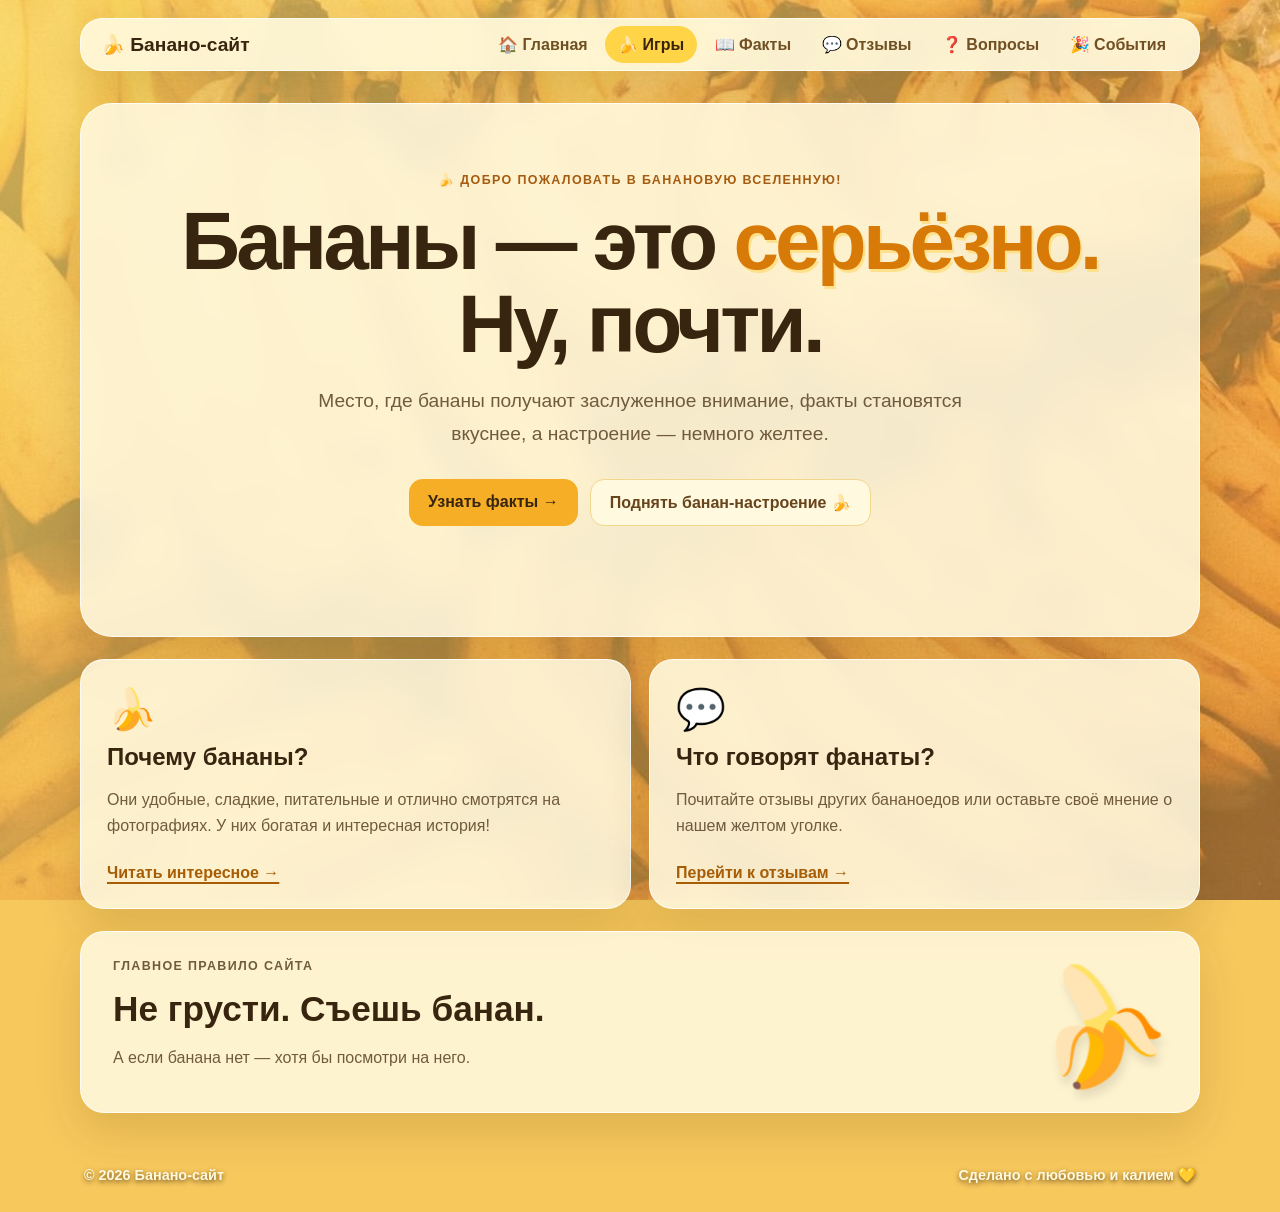
<file: index.html>
<!DOCTYPE html>
<html lang="ru">
<head>
  <meta charset="UTF-8">
  <meta name="viewport" content="width=device-width, initial-scale=1.0">
  <meta name="description" content="Банановый уголок — приветствие, забавные факты и банановое настроение.">
  <title>Банановый уголок 🍌</title>
  <link rel="stylesheet" href="style.css">
  <script src="script.js" defer></script>
</head>
<body class="home-page">
  <header class="site-header">
    <a class="logo" href="index.html" aria-label="На главную">🍌 Банано-сайт</a>
    <button class="menu-toggle" aria-label="Открыть меню" aria-expanded="false">☰</button>
    <nav class="nav-links" aria-label="Главная навигация">
         <div class="nav-inner">
        <a href="index.html" class="nav-link">🏠 Главная</a>
        <a href="games.html" class="nav-link active">🍌 Игры</a>
        <a href="facts.html" class="nav-link">📖 Факты</a>
        <a href="reviews.html" class="nav-link">💬 Отзывы</a>
        <a href="questions.html" class="nav-link">❓ Вопросы</a>
        <a href="ivents.html" class="nav-link">🎉 События</a>
    </div>
    </nav>
  </header>

  <main class="container">
    <section class="hero glass">
      <p class="eyebrow">🍌 Добро пожаловать в банановую вселенную!</p>
      <h1>Бананы — это <span>серьёзно.</span><br>Ну, почти.</h1>
      <p class="hero-text">Место, где бананы получают заслуженное внимание, факты становятся вкуснее, а настроение — немного желтее.</p>
      <div class="hero-actions">
        <a class="button button-primary" href="facts.html">Узнать факты →</a>
        <button class="button button-secondary" id="banana-joke" type="button">Поднять банан-настроение 🍌</button>
      </div>
      <p class="joke-output" id="joke-output" aria-live="polite"></p>
    </section>

    <section class="welcome-grid">
      <article class="info-card glass">
        <div class="big-emoji" aria-hidden="true">🍌</div>
        <h2>Почему бананы?</h2>
        <p>Они удобные, сладкие, питательные и отлично смотрятся на фотографиях. У них богатая и интересная история!</p>
        <a class="text-link" href="facts.html">Читать интересное →</a>
      </article>
      <article class="info-card glass">
        <div class="big-emoji" aria-hidden="true">💬</div>
        <h2>Что говорят фанаты?</h2>
        <p>Почитайте отзывы других бананоедов или оставьте своё мнение о нашем желтом уголке.</p>
        <a class="text-link" href="reviews.html">Перейти к отзывам →</a>
      </article>
    </section>

    <section class="banner glass">
      <div>
        <p class="eyebrow">Главное правило сайта</p>
        <h2>Не грусти. Съешь банан.</h2>
        <p>А если банана нет — хотя бы посмотри на него.</p>
      </div>
      <div class="banner-banana" aria-hidden="true">🍌</div>
    </section>
  </main>

  <footer class="site-footer">
    <span>© <span class="current-year"></span> Банано-сайт</span>
    <span>Сделано с любовью и калием 💛</span>
  </footer>
</body>
</html>
</file>
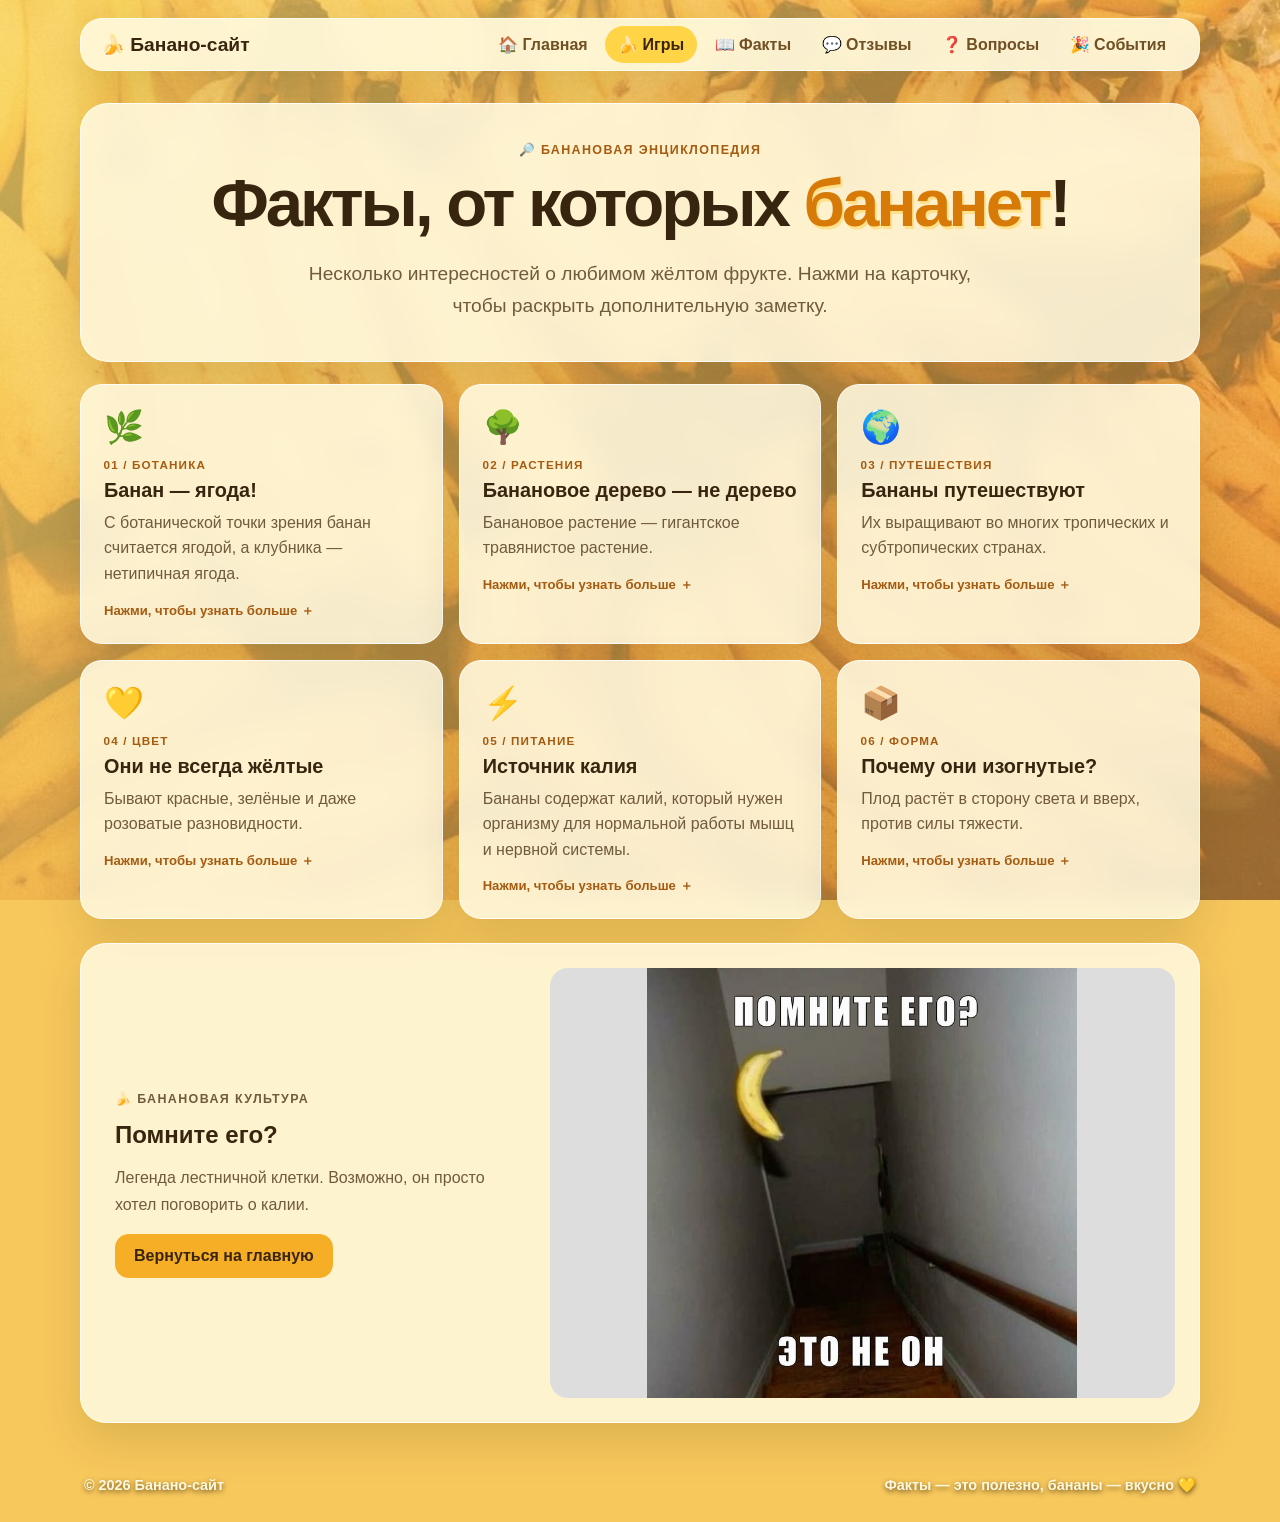
<file: facts.html>
<!DOCTYPE html>
<html lang="ru">
<head>
  <meta charset="UTF-8">
  <meta name="viewport" content="width=device-width, initial-scale=1.0">
  <meta name="description" content="Удивительные и забавные факты о бананах.">
  <title>Банановые факты 🍌</title>
  <link rel="stylesheet" href="style.css">
  <script src="script.js" defer></script>
</head>
<body class="facts-page">
  <header class="site-header">
    <a class="logo" href="index.html" aria-label="На главную">🍌 Банано-сайт</a>
    <button class="menu-toggle" aria-label="Открыть меню" aria-expanded="false">☰</button>
    <nav class="nav-links" aria-label="Главная навигация">
          <div class="nav-inner">
        <a href="index.html" class="nav-link">🏠 Главная</a>
        <a href="games.html" class="nav-link active">🍌 Игры</a>
        <a href="facts.html" class="nav-link">📖 Факты</a>
        <a href="reviews.html" class="nav-link">💬 Отзывы</a>
        <a href="questions.html" class="nav-link">❓ Вопросы</a>
        <a href="ivents.html" class="nav-link">🎉 События</a>
    </div>
    </nav>
  </header>

  <main class="container">
    <section class="page-heading glass">
      <p class="eyebrow">🔎 Банановая энциклопедия</p>
      <h1>Факты, от которых <span>бананет</span>!</h1>
      <p>Несколько интересностей о любимом жёлтом фрукте. Нажми на карточку, чтобы раскрыть дополнительную заметку.</p>
    </section>

    <section class="facts-grid" aria-label="Интересные факты о бананах">
      <button class="fact-card glass" type="button" aria-expanded="false">
        <span class="fact-icon">🌿</span><span class="fact-number">01 / Ботаника</span>
        <strong>Банан — ягода!</strong>
        <span class="fact-summary">С ботанической точки зрения банан считается ягодой, а клубника — нетипичная ягода.</span>
        <span class="fact-extra">Плод развивается из завязи цветка и обычно содержит семена, хотя у привычных культурных бананов они почти не развиты.</span>
        <span class="card-hint">Нажми, чтобы узнать больше ＋</span>
      </button>

      <button class="fact-card glass" type="button" aria-expanded="false">
        <span class="fact-icon">🌳</span><span class="fact-number">02 / Растения</span>
        <strong>Банановое дерево — не дерево</strong>
        <span class="fact-summary">Банановое растение — гигантское травянистое растение.</span>
        <span class="fact-extra">То, что выглядит как ствол, на самом деле образовано плотно прилегающими основаниями листьев. Вот такой ботанический обман!</span>
        <span class="card-hint">Нажми, чтобы узнать больше ＋</span>
      </button>

      <button class="fact-card glass" type="button" aria-expanded="false">
        <span class="fact-icon">🌍</span><span class="fact-number">03 / Путешествия</span>
        <strong>Бананы путешествуют</strong>
        <span class="fact-summary">Их выращивают во многих тропических и субтропических странах.</span>
        <span class="fact-extra">Бананы собирают зелёными и часто перевозят в таком виде, чтобы они дозрели по пути к магазинам.</span>
        <span class="card-hint">Нажми, чтобы узнать больше ＋</span>
      </button>

      <button class="fact-card glass" type="button" aria-expanded="false">
        <span class="fact-icon">💛</span><span class="fact-number">04 / Цвет</span>
        <strong>Они не всегда жёлтые</strong>
        <span class="fact-summary">Бывают красные, зелёные и даже розоватые разновидности.</span>
        <span class="fact-extra">Разные сорта отличаются размером, вкусом, цветом кожуры и тем, как их используют в готовке.</span>
        <span class="card-hint">Нажми, чтобы узнать больше ＋</span>
      </button>

      <button class="fact-card glass" type="button" aria-expanded="false">
        <span class="fact-icon">⚡</span><span class="fact-number">05 / Питание</span>
        <strong>Источник калия</strong>
        <span class="fact-summary">Бананы содержат калий, который нужен организму для нормальной работы мышц и нервной системы.</span>
        <span class="fact-extra">В бананах также есть углеводы, клетчатка и витамин B6. Но это не волшебная еда — важен разнообразный рацион.</span>
        <span class="card-hint">Нажми, чтобы узнать больше ＋</span>
      </button>

      <button class="fact-card glass" type="button" aria-expanded="false">
        <span class="fact-icon">📦</span><span class="fact-number">06 / Форма</span>
        <strong>Почему они изогнутые?</strong>
        <span class="fact-summary">Плод растёт в сторону света и вверх, против силы тяжести.</span>
        <span class="fact-extra">Этот процесс называют отрицательным геотропизмом. Поэтому бананы часто изгибаются по мере роста.</span>
        <span class="card-hint">Нажми, чтобы узнать больше ＋</span>
      </button>
    </section>

    <section class="meme-section glass">
      <div class="meme-copy">
        <p class="eyebrow">🍌 Банановая культура</p>
        <h2>Помните его?</h2>
        <p>Легенда лестничной клетки. Возможно, он просто хотел поговорить о калии.</p>
        <a class="button button-primary" href="index.html">Вернуться на главную</a>
      </div>
      <img class="meme-image" src="./assets/banana-meme.jpg" alt="Мем с бананом на лестнице">
    </section>
  </main>

  <footer class="site-footer">
    <span>© <span class="current-year"></span> Банано-сайт</span>
    <span>Факты — это полезно, бананы — вкусно 💛</span>
  </footer>
</body>
</html>
</file>
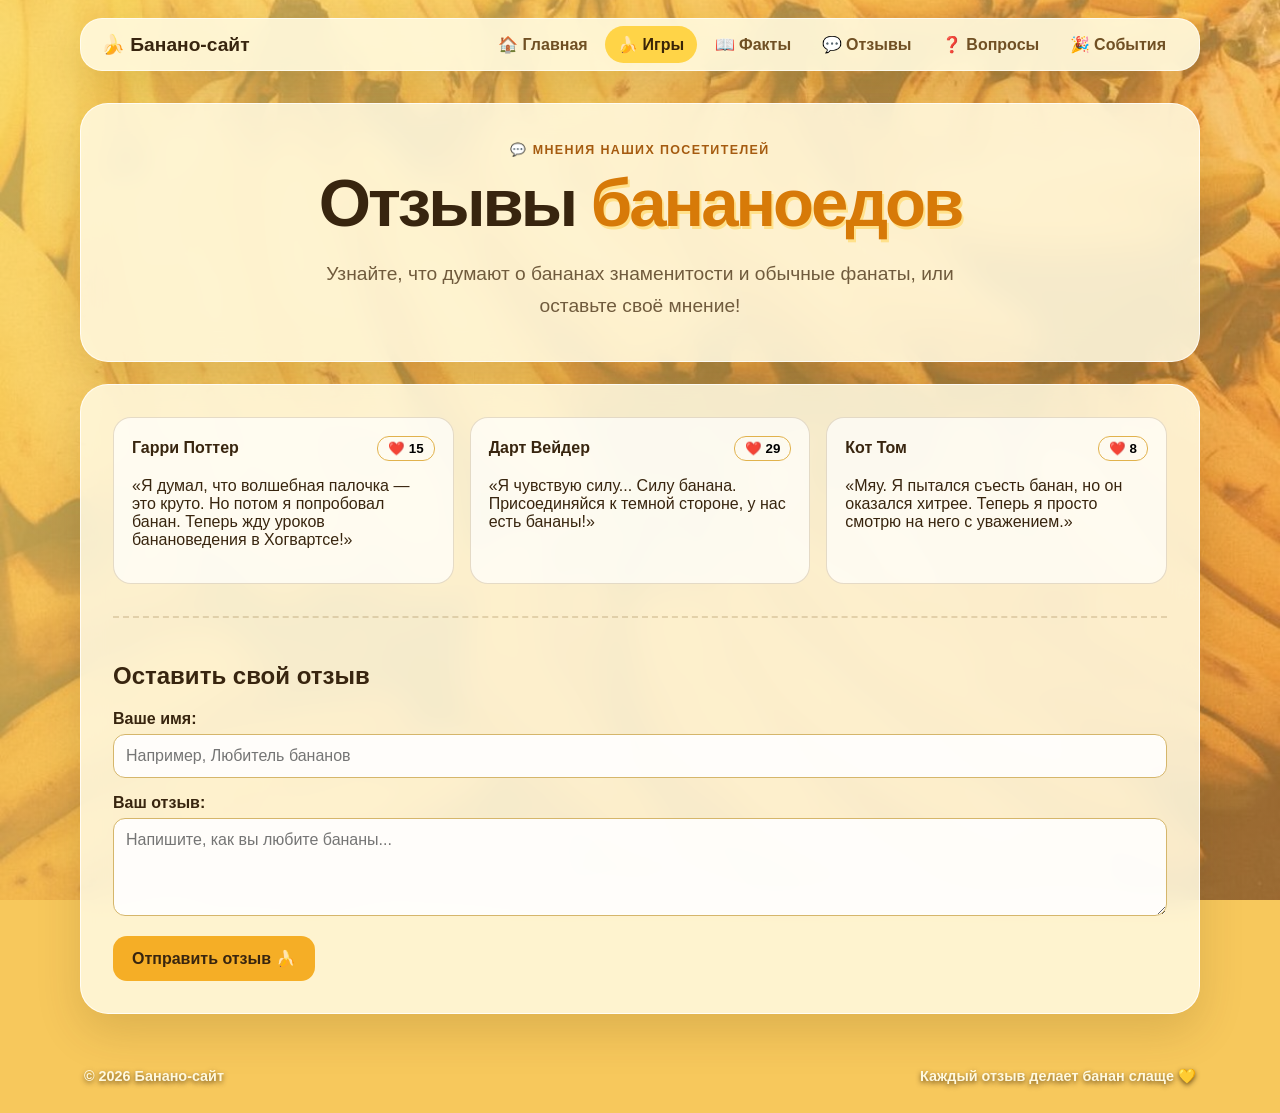
<file: reviews.html>
<!DOCTYPE html>
<html lang="ru">
<head>
  <meta charset="UTF-8">
  <meta name="viewport" content="width=device-width, initial-scale=1.0">
  <meta name="description" content="Отзывы бананофанатов.">
  <title>Отзывы — Банано-сайт 🍌</title>
  <link rel="stylesheet" href="style.css">
  <script src="script.js" defer></script>
</head>
<body class="reviews-page">
  <header class="site-header">
    <a class="logo" href="index.html" aria-label="На главную">🍌 Банано-сайт</a>
    <button class="menu-toggle" aria-label="Открыть меню" aria-expanded="false">☰</button>
    <nav class="nav-links" aria-label="Главная навигация">
          <div class="nav-inner">
        <a href="index.html" class="nav-link">🏠 Главная</a>
        <a href="games.html" class="nav-link active">🍌 Игры</a>
        <a href="facts.html" class="nav-link">📖 Факты</a>
        <a href="reviews.html" class="nav-link">💬 Отзывы</a>
        <a href="questions.html" class="nav-link">❓ Вопросы</a>
        <a href="ivents.html" class="nav-link">🎉 События</a>
    </div>
    </nav>
  </header>

  <main class="container">
    <section class="page-heading glass">
      <p class="eyebrow">💬 Мнения наших посетителей</p>
      <h1>Отзывы <span>бананоедов</span></h1>
      <p>Узнайте, что думают о бананах знаменитости и обычные фанаты, или оставьте своё мнение!</p>
    </section>

    <section class="reviews-section glass">
      <div id="reviews-list" class="reviews-grid">
        <article class="review-card">
          <div class="review-header">
            <strong>Гарри Поттер</strong>
            <button class="like-btn" type="button">❤️ <span class="like-count">15</span></button>
          </div>
          <p>«Я думал, что волшебная палочка — это круто. Но потом я попробовал банан. Теперь жду уроков банановедения в Хогвартсе!»</p>
        </article>

        <article class="review-card">
          <div class="review-header">
            <strong>Дарт Вейдер</strong>
            <button class="like-btn" type="button">❤️ <span class="like-count">29</span></button>
          </div>
          <p>«Я чувствую силу... Силу банана. Присоединяйся к темной стороне, у нас есть бананы!»</p>
        </article>

        <article class="review-card">
          <div class="review-header">
            <strong>Кот Том</strong>
            <button class="like-btn" type="button">❤️ <span class="like-count">8</span></button>
          </div>
          <p>«Мяу. Я пытался съесть банан, но он оказался хитрее. Теперь я просто смотрю на него с уважением.»</p>
        </article>
      </div>

      <div class="add-review-block">
        <h2>Оставить свой отзыв</h2>
        <form id="review-form">
          <div class="form-group">
            <label for="name">Ваше имя:</label>
            <input type="text" id="name" required placeholder="Например, Любитель бананов">
          </div>
          <div class="form-group">
            <label for="text">Ваш отзыв:</label>
            <textarea id="text" rows="4" required placeholder="Напишите, как вы любите бананы..."></textarea>
          </div>
          <button type="submit" class="button button-primary">Отправить отзыв 🍌</button>
        </form>
      </div>
    </section>
  </main>

  <footer class="site-footer">
    <span>© <span class="current-year"></span> Банано-сайт</span>
    <span>Каждый отзыв делает банан слаще 💛</span>
  </footer>
</body>
</html>
</file>
<file: style.css>
:root {
  --yellow: #ffd447;
  --yellow-light: #fff1a8;
  --orange: #ff9e3d;
  --ink: #38250f;
  --muted: #705b3d;
  --glass: rgba(255, 250, 224, .87);
  --border: rgba(111, 73, 16, .18);
  --shadow: 0 18px 45px rgba(75, 44, 4, .15);
}

* { box-sizing: border-box; }
html { scroll-behavior: smooth; }

body {
  margin: 0;
  min-height: 100vh;
  color: var(--ink);
  font-family: "Trebuchet MS", Arial, sans-serif;
  background-color: #f7c85c;
  background-image: linear-gradient(120deg, rgba(255, 217, 105, .74), rgba(255, 164, 63, .55)), url("./assets/bebe.jpg");
  background-size: cover;
  background-position: center;
  background-attachment: fixed;
}

a { color: inherit; }

.site-header {
  width: min(1120px, calc(100% - 36px));
  margin: 18px auto 32px;
  padding: 14px 20px;
  display: flex;
  align-items: center;
  justify-content: space-between;
  gap: 20px;
  background: rgba(255, 249, 220, .92);
  border: 1px solid rgba(255,255,255,.65);
  border-radius: 22px;
  box-shadow: var(--shadow);
  backdrop-filter: blur(12px);
}

.logo { font-weight: 900; text-decoration: none; font-size: 1.2rem; white-space: nowrap; }
.nav-links { display: flex; align-items: center; flex-wrap: wrap; gap: 8px; }
.nav-links a { padding: 10px 13px; border-radius: 999px; text-decoration: none; font-weight: 700; color: #705024; transition: .2s ease; }
.nav-links a:hover, .nav-links a.active { background: var(--yellow); color: #392408; }
.menu-toggle { display: none; border: 0; background: var(--yellow); border-radius: 12px; padding: 9px 12px; font-size: 1.2rem; cursor: pointer; }

.container { width: min(1120px, calc(100% - 36px)); margin: 0 auto; }
.glass { background: var(--glass); border: 1px solid rgba(255,255,255,.8); box-shadow: var(--shadow); backdrop-filter: blur(14px); }

.hero { padding: clamp(28px, 6vw, 68px); border-radius: 32px; text-align: center; }
.eyebrow { margin: 0 0 12px; text-transform: uppercase; letter-spacing: .11em; font-size: .78rem; font-weight: 900; color: #a55b10; }
h1 { font-size: clamp(2.4rem, 7vw, 5.1rem); letter-spacing: -.045em; line-height: 1.02; margin: 0 0 20px; }
h1 span { color: #d77a08; text-shadow: 2px 3px 0 #ffe18b; }
.hero-text, .page-heading > p:last-child { max-width: 680px; margin: 0 auto; font-size: clamp(1rem, 2vw, 1.2rem); line-height: 1.7; color: var(--muted); }

.hero-actions { display: flex; justify-content: center; flex-wrap: wrap; gap: 12px; margin-top: 28px; }
.button { display: inline-flex; align-items: center; justify-content: center; gap: 8px; border: 0; border-radius: 14px; padding: 13px 19px; font: inherit; font-weight: 800; text-decoration: none; cursor: pointer; transition: transform .2s, box-shadow .2s; }
.button:hover { transform: translateY(-3px); box-shadow: 0 9px 20px rgba(110, 65, 0, .16); }
.button-primary { background: #f5ae26; color: #38250f; }
.button-secondary { background: #fff9df; color: #67441b; border: 1px solid #f1d68c; }

.joke-output { min-height: 1.5em; margin: 18px 0 0; font-weight: 800; color: #a75a0b; }

.welcome-grid { display: grid; grid-template-columns: repeat(2, 1fr); gap: 18px; margin: 22px 0; }
.info-card { border-radius: 24px; padding: 26px; }
.big-emoji { font-size: 2.5rem; }
.info-card h2, .banner h2, .meme-copy h2 { margin: 10px 0; font-size: 1.5rem; }
.info-card p, .banner p, .meme-copy p { color: var(--muted); line-height: 1.65; }
.text-link { display: inline-block; margin-top: 8px; font-weight: 900; color: #a65d06; text-decoration-thickness: 2px; text-underline-offset: 4px; }

.banner { display: flex; align-items: center; justify-content: space-between; gap: 20px; border-radius: 24px; padding: 24px 32px; margin-bottom: 34px; }
.banner h2 { font-size: clamp(1.5rem, 4vw, 2.2rem); }
.banner-banana { font-size: clamp(4rem, 10vw, 7rem); transform: rotate(-18deg); filter: drop-shadow(0 8px 4px rgba(0,0,0,.1)); }

.page-heading { text-align: center; border-radius: 28px; padding: 38px 24px; margin-bottom: 22px; }
.page-heading h1 { font-size: clamp(2.2rem, 6vw, 4.2rem); }

.facts-grid { display: grid; grid-template-columns: repeat(3, 1fr); gap: 16px; }
.fact-card { display: flex; flex-direction: column; align-items: flex-start; text-align: left; border-radius: 22px; padding: 23px; font: inherit; color: var(--ink); cursor: pointer; transition: transform .2s, background .2s; }
.fact-card:hover { transform: translateY(-4px); background: rgba(255, 253, 238, .96); }
.fact-icon { font-size: 2rem; margin-bottom: 12px; }
.fact-number { color: #a55b10; font-size: .73rem; letter-spacing: .1em; text-transform: uppercase; font-weight: 900; }
.fact-card strong { font-size: 1.24rem; margin: 8px 0; }
.fact-summary, .fact-extra { color: var(--muted); line-height: 1.6; }
.fact-extra { display: none; margin-top: 12px; padding-top: 12px; border-top: 1px dashed #d5b66b; }
.fact-card[aria-expanded="true"] .fact-extra { display: block; }
.card-hint { margin-top: 15px; font-size: .82rem; font-weight: 900; color: #a55b10; }

.meme-section { display: grid; grid-template-columns: .8fr 1.2fr; align-items: center; gap: 28px; padding: 24px; border-radius: 26px; margin: 24px 0 34px; overflow: hidden; }
.meme-copy { padding: 10px; }
.meme-image { display: block; width: 100%; max-height: 430px; object-fit: contain; border-radius: 18px; background: #ddd; }

/* Стили отзывов */
.reviews-section { border-radius: 28px; padding: 32px; margin-bottom: 34px; }
.reviews-grid { display: grid; grid-template-columns: repeat(auto-fit, minmax(280px, 1fr)); gap: 16px; margin-bottom: 32px; }
.review-card { background: rgba(255, 255, 255, 0.7); border: 1px solid var(--border); border-radius: 18px; padding: 18px; }
.review-header { display: flex; justify-content: space-between; align-items: center; margin-bottom: 10px; }
.like-btn { background: none; border: 1px solid #e1b24d; border-radius: 12px; padding: 4px 10px; font-weight: 800; cursor: pointer; transition: transform 0.2s; }
.like-btn:hover { transform: scale(1.05); }

.add-review-block { border-top: 2px dashed var(--border); padding-top: 24px; }
.form-group { margin-bottom: 16px; }
.form-group label { display: block; font-weight: 800; margin-bottom: 6px; }
.form-group input, .form-group textarea { width: 100%; padding: 12px; border: 1px solid #d5b66b; border-radius: 12px; font-family: inherit; font-size: 1rem; background: rgba(255, 255, 255, 0.9); }

.site-footer { width: min(1120px, calc(100% - 36px)); margin: 0 auto; padding: 20px 4px 28px; display: flex; justify-content: space-between; gap: 12px; flex-wrap: wrap; color: #fff9df; font-size: .9rem; font-weight: 700; text-shadow: 0 2px 5px rgba(55,32,0,.7); }

@media (max-width: 780px) {
  .welcome-grid, .facts-grid { grid-template-columns: 1fr; }
  .meme-section { grid-template-columns: 1fr; }
}

@media (max-width: 560px) {
  .site-header { position: relative; flex-wrap: wrap; margin-top: 10px; padding: 12px 14px; }
  .menu-toggle { display: block; }
  .nav-links { display: none; width: 100%; flex-direction: column; align-items: stretch; }
  .nav-links.open { display: flex; }
  .nav-links a { text-align: center; }
  .site-footer { flex-direction: column; }
}
</file>
